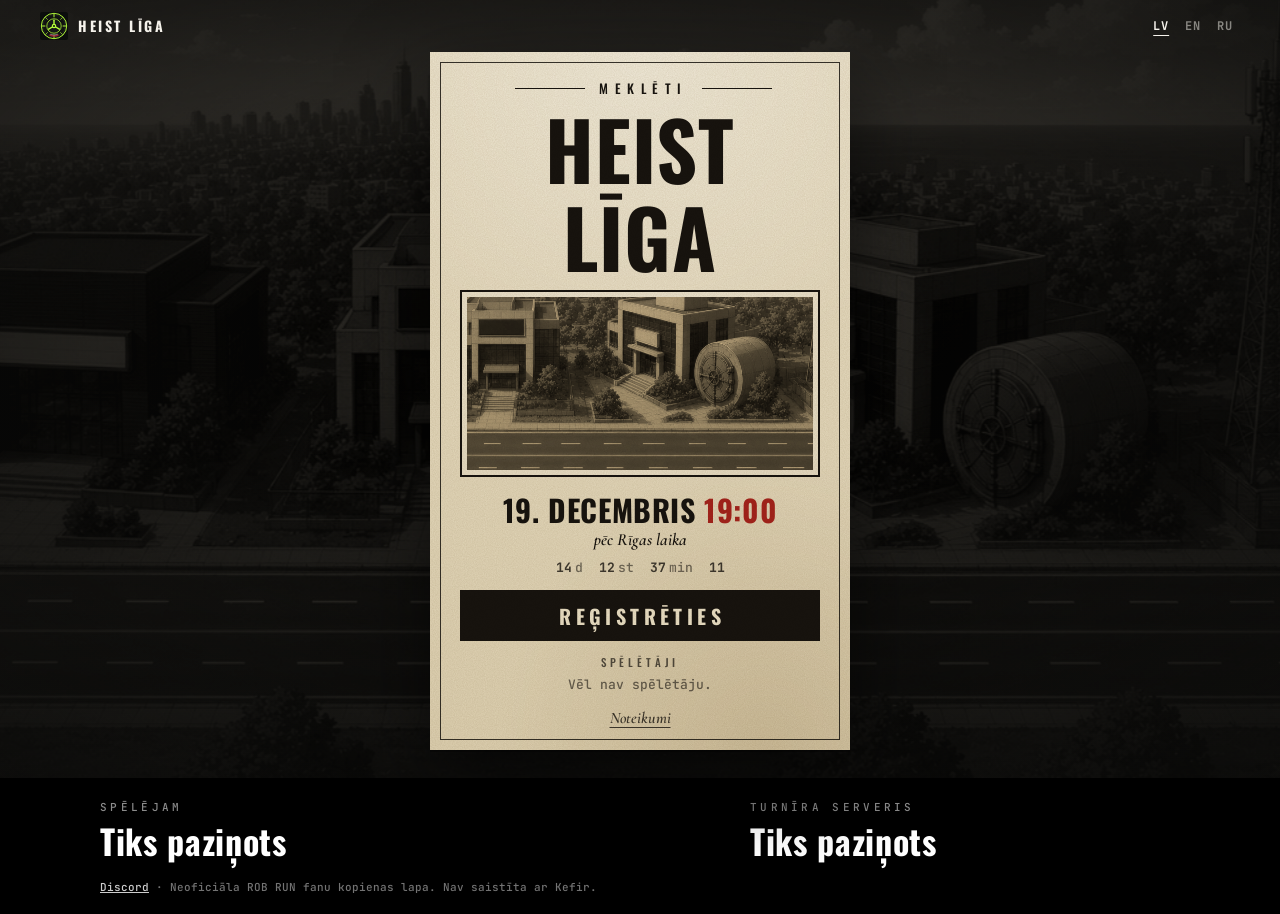
<file: index.html>
<!doctype html>
<html lang="lv">
<head>
<meta charset="utf-8">
<meta name="viewport" content="width=device-width, initial-scale=1, viewport-fit=cover">
<title data-i18n="tourney_doc_title">Heist Līga</title>
<link rel="canonical" href="https://robrun.flowathletiq.com/">
<meta name="description" content="Heist Līga ir neoficiāla ROB RUN fanu kopienas lapa Latvijā. Nav saistīta ar Kefir." data-i18n-content="meta_desc">
<meta name="theme-color" content="#0b0b0a">
<link rel="icon" href="logo/mark-vault.svg" type="image/svg+xml">
<link rel="preconnect" href="https://fonts.googleapis.com">
<link rel="preconnect" href="https://fonts.gstatic.com" crossorigin>
<link href="https://fonts.googleapis.com/css2?family=Cormorant+Garamond:ital,wght@1,600&family=Oswald:wght@500;700&family=JetBrains+Mono:wght@500;700&display=swap" rel="stylesheet">
<link rel="stylesheet" href="wanted.css">
</head>
<body class="wp">

<header class="wp-top">
  <a class="wp-home" href="./" aria-label="Heist Līga">
    <img src="logo/mark-vault.svg" width="28" height="28" alt="">
    <span>HEIST LĪGA</span>
  </a>
  <div class="hl-lang wp-lang" role="group" aria-label="Valoda" data-i18n-aria="language">
    <button type="button" data-lang="lv" lang="lv" aria-pressed="true" class="is-on">LV</button>
    <button type="button" data-lang="en" lang="en" aria-pressed="false">EN</button>
    <button type="button" data-lang="ru" lang="ru" aria-pressed="false">RU</button>
  </div>
</header>

<main class="wp-stage">
  <article class="wp-poster" aria-labelledby="wp-title">
    <p class="wp-kicker" data-i18n="w_kicker">Meklē</p>
    <h1 class="wp-title" id="wp-title">HEIST<br>LĪGA</h1>

    <figure class="wp-photo" aria-hidden="true">
      <picture>
        <source type="image/webp" srcset="assets/heist-town.webp">
        <img src="assets/heist-town.jpg" width="1280" height="720" alt="">
      </picture>
    </figure>

    <p class="wp-date"><span data-i18n="w_date">19. DECEMBRIS</span> <b>19:00</b></p>
    <p class="wp-tz" data-i18n="riga_time">pēc Rīgas laika</p>

    <div class="wp-count" id="hl-countdown" aria-live="off">
      <span><b id="hl-d">00</b><i data-i18n="w_d">d</i></span>
      <span><b id="hl-h">00</b><i data-i18n="w_h">h</i></span>
      <span><b id="hl-m">00</b><i data-i18n="w_m">min</i></span>
      <span class="wp-sec"><b id="hl-s">00</b></span>
    </div>

    <button type="button" class="wp-btn" id="wp-open-signup" data-i18n="w_register">Reģistrēties</button>
    <button type="button" class="wp-btn wp-btn-alt" id="wp-open-result" data-i18n="btn_submit_result" hidden>Iesniegt rezultātu</button>

    <div class="wp-roster">
      <p class="wp-roster-h" data-i18n="signup_list_title">Spēlētāji</p>
      <ul class="hl-signup-list" id="hl-signup-list"></ul>
    </div>

    <button type="button" class="wp-link" id="wp-open-rules" data-i18n="nav_rules">Noteikumi</button>
  </article>
</main>

<footer class="wp-foot">
  <div class="wp-servers">
    <div class="wp-srv">
      <p class="wp-srv-k" data-i18n="w_srv_now">Spēlējam</p>
      <p class="wp-srv-v" id="hl-now-server">…</p>
    </div>
    <div class="wp-srv">
      <p class="wp-srv-k" data-i18n="w_srv_tourney">Turnīra serveris</p>
      <p class="wp-srv-v" id="hl-tourney-server">…</p>
    </div>
  </div>
  <p class="wp-fine">
    <a class="hl-discord-join hl-discord-pending is-soon" href="#" aria-disabled="true">Discord</a>
    <span class="hl-discord-pending" aria-hidden="true"> · </span>
    <span data-i18n="fan_line">Neoficiāla ROB RUN fanu kopienas lapa. Nav saistīta ar Kefir.</span>
  </p>
</footer>

<!-- Reģistrācija -->
<dialog class="wp-modal" id="wp-signup" aria-labelledby="wp-signup-h">
  <form class="wp-form" id="hl-signup" autocomplete="off">
    <button type="button" class="wp-x" data-close aria-label="×">×</button>
    <h2 id="wp-signup-h" data-i18n="w_register">Reģistrēties</h2>
    <label><span data-i18n="label_player">Spēlētāja segvārds (spēlē)</span>
      <input name="nick" required maxlength="20" placeholder="Tieši tā, kā spēlē" data-i18n-placeholder="ph_signup_nick">
    </label>
    <label><span data-i18n="label_signup_auth">Tava spēles Authority</span>
      <input name="authority" type="number" inputmode="numeric" min="0" max="99999" step="1" required placeholder="piem., 12" data-i18n-placeholder="ph_signup_auth">
    </label>
    <p class="wp-hint" data-i18n="signup_auth_help">Tavs pašreizējais Authority spēlē, nevis turnīra punkti.</p>
    <fieldset class="wp-yn">
      <legend data-i18n="lenny_q">Vai esi atdevis Lenny parādu?</legend>
      <label><input type="radio" name="lenny" value="yes" required><span data-i18n="w_yes">Jā</span></label>
      <label><input type="radio" name="lenny" value="no" required><span data-i18n="w_no">Nē</span></label>
    </fieldset>
    <button class="wp-btn" type="submit" data-i18n="w_register">Reģistrēties</button>
  </form>
</dialog>

<!-- Rezultāts: poga redzama tikai pēc starta -->
<dialog class="wp-modal" id="wp-result" aria-labelledby="wp-result-h">
  <form class="wp-form" id="hl-submit" autocomplete="off">
    <button type="button" class="wp-x" data-close aria-label="×">×</button>
    <h2 id="wp-result-h" data-i18n="submit_title">Iesniegt rezultātu</h2>
    <label><span data-i18n="label_player">Spēlētāja segvārds (spēlē)</span>
      <input name="nick" required maxlength="20" placeholder="Tieši tā, kā spēlē un ierakstā" data-i18n-placeholder="ph_result_nick">
    </label>
    <label><span data-i18n="label_auth">Turnīra Authority</span>
      <input name="auth" type="number" inputmode="numeric" min="1" max="99999" required placeholder="piem., 12" data-i18n-placeholder="ph_auth">
    </label>
    <p class="wp-hint" data-i18n="auth_help">Punkti šajā turnīrā. Visi sāk no 0.</p>
    <label><span data-i18n="label_video">Video saite</span>
      <input name="video" type="url" required maxlength="200" placeholder="https://" data-i18n-placeholder="ph_result_url">
    </label>
    <button class="wp-btn" type="submit" data-i18n="btn_submit_result">Iesniegt rezultātu</button>
  </form>
</dialog>

<!-- Noteikumi -->
<dialog class="wp-modal wp-modal-rules" id="wp-rules" aria-labelledby="wp-rules-h">
  <div class="wp-form">
    <button type="button" class="wp-x" data-close aria-label="×">×</button>
    <h2 id="wp-rules-h" data-i18n="rules_title">Noteikumi</h2>
    <p class="wp-hint" data-i18n="tourney_auth_explain">Spēles Authority ir tavi gadi spēlē. Turnīra Authority šajā startā sākas no 0.</p>
    <ol class="wp-rules">
      <li data-i18n="rule_1"></li>
      <li class="hl-discord-pending" data-i18n="rule_2"></li>
      <li data-i18n="rule_3"></li>
      <li data-i18n="rule_4"></li>
      <li data-i18n="rule_5"></li>
      <li data-i18n="rule_6"></li>
      <li data-i18n="rule_7"></li>
      <li data-i18n="rule_8"></li>
      <li data-i18n="rule_10"></li>
      <li data-i18n="rule_11"></li>
    </ol>
  </div>
</dialog>

<div class="hl-toast" id="hl-toast" role="status"></div>

<script src="data.js"></script>
<script src="i18n.js"></script>
<script src="app.js"></script>
<script src="wanted.js"></script>
</body>
</html>
</file>
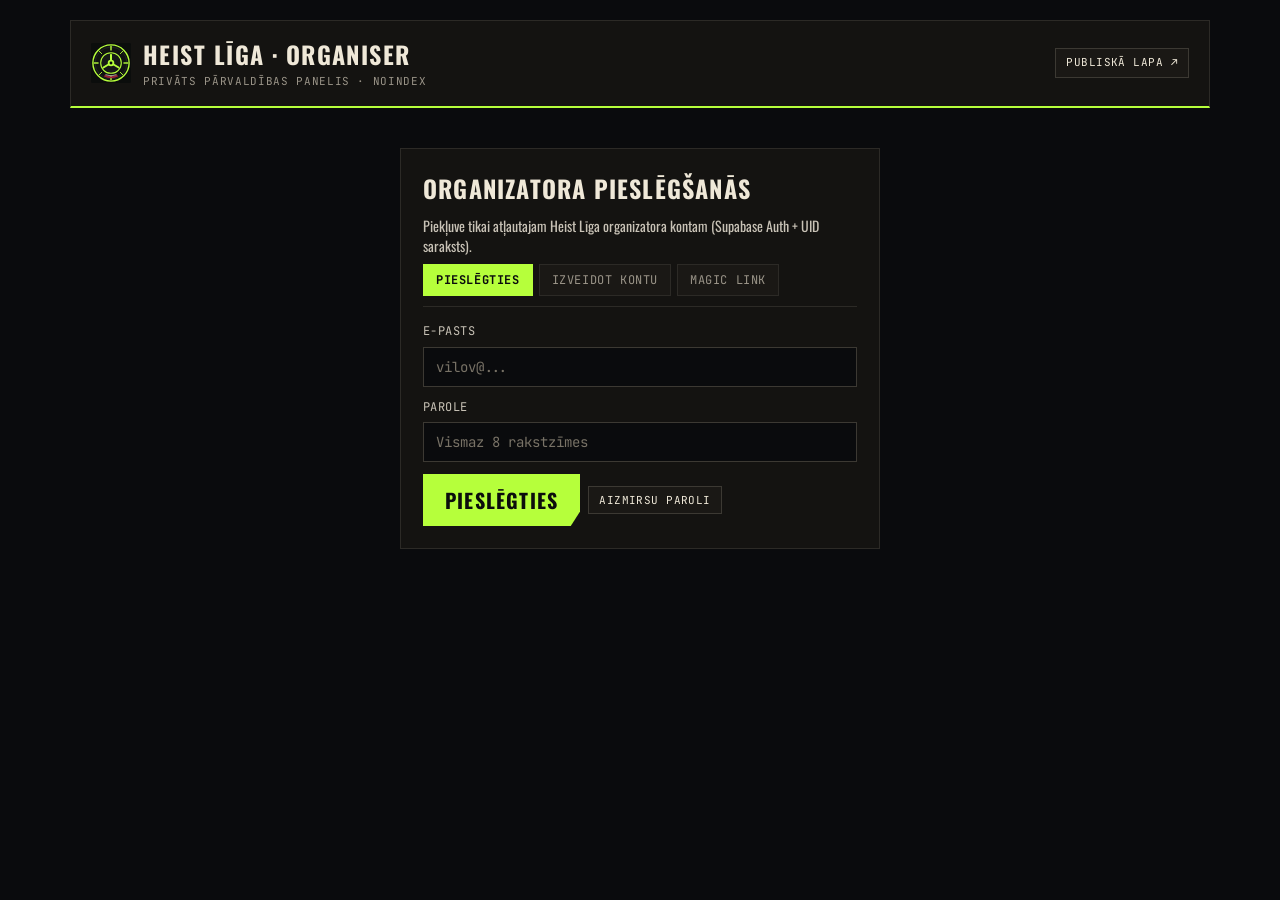
<file: admin.html>
<!doctype html>
<html lang="lv">
<head>
<meta charset="utf-8">
<meta name="viewport" content="width=device-width, initial-scale=1">
<title>Heist Līga — Organizatora panelis</title>
<meta name="robots" content="noindex, nofollow">
<link rel="icon" href="logo/mark-vault.svg" type="image/svg+xml">
<link rel="preconnect" href="https://fonts.googleapis.com">
<link rel="preconnect" href="https://fonts.gstatic.com" crossorigin>
<link href="https://fonts.googleapis.com/css2?family=Oswald:wght@400;500;600;700&family=JetBrains+Mono:wght@500;700&display=swap" rel="stylesheet">
<link rel="stylesheet" href="styles.css">
<link rel="stylesheet" href="admin.css">
</head>
<body class="hla-body">
<div class="hla-wrap">
  <header class="hla-head">
    <div class="hla-brand">
      <img src="logo/mark-vault.svg" width="40" height="40" alt="Heist Līga">
      <div>
        <h1>Heist Līga · Organiser</h1>
        <p>Privāts pārvaldības panelis · noindex</p>
      </div>
    </div>
    <div class="hla-head-actions">
      <span class="hla-user-pill" id="hla-user-pill" hidden></span>
      <a class="hla-mini" href="./" target="_blank" rel="noopener">Publiskā lapa ↗</a>
      <button type="button" class="hla-mini" id="hla-refresh-btn" hidden>Atjaunot</button>
      <button type="button" class="hla-mini is-del" id="hla-signout-btn" hidden>Iziet</button>
    </div>
  </header>

  <!-- 1. Auth view -->
  <section id="hla-auth-view" class="hla-auth-wrap" hidden>
    <div class="hla-card">
      <h2>Organizatora pieslēgšanās</h2>
      <p class="hla-hint">Piekļuve tikai atļautajam Heist Līga organizatora kontam (Supabase Auth + UID saraksts).</p>
      <div class="hla-tabs" role="tablist">
        <button type="button" class="hla-tab is-on" data-auth-mode="signin">Pieslēgties</button>
        <button type="button" class="hla-tab" data-auth-mode="signup">Izveidot kontu</button>
        <button type="button" class="hla-tab" data-auth-mode="magic">Magic Link</button>
      </div>
      <form class="hla-form" id="hla-auth-form">
        <label>E-pasts
          <input name="email" type="email" required autocomplete="email" placeholder="vilov@...">
        </label>
        <label id="hla-nick-wrap" hidden>Segvārds (jaunam kontam, 2–24 rakstzīmes)
          <input name="nick" maxlength="24" pattern="[A-Za-z0-9_. -]{2,24}" placeholder="piem., vilxv_hl">
        </label>
        <label id="hla-pass-wrap">Parole
          <input name="password" type="password" minlength="8" autocomplete="current-password" placeholder="Vismaz 8 rakstzīmes">
        </label>
        <label id="hla-age-wrap" hidden style="display:flex;align-items:center;gap:8px;text-transform:none;font-size:13px">
          <input name="age18" type="checkbox" style="width:auto"> Apstiprinu, ka esmu sasniedzis 18 gadu vecumu
        </label>
        <div class="hla-inline-actions">
          <button type="submit" class="hl-btn" id="hla-auth-submit">Pieslēgties</button>
          <button type="button" class="hla-mini" id="hla-forgot-btn">Aizmirsu paroli</button>
        </div>
      </form>
      <div class="hla-msg" id="hla-auth-msg" hidden></div>
    </div>
  </section>

  <!-- 2. Authenticated but not on hl.organisers allowlist -->
  <section id="hla-claim-view" class="hla-auth-wrap" hidden>
    <div class="hla-card">
      <h2>Nepieciešama organizatora atļauja</h2>
      <p class="hla-hint">Esi veiksmīgi pieslēdzies Supabase Auth, taču šis konts vēl nav pievienots vienīgā organizatora sarakstam (<code>hl.organisers</code>).</p>
      <p class="hla-hint">E-pasts: <b id="hla-claim-email"></b><br>Auth UID: <code id="hla-claim-uid"></code></p>
      <p class="hla-hint">Lai piešķirtu piekļuvi šim kontam, Supabase Dashboard → SQL Editor izpildi vienu rindu:</p>
      <pre class="hla-code" id="hla-claim-sql"></pre>
      <div class="hla-inline-actions">
        <button type="button" class="hl-btn" id="hla-recheck-btn">Pārbaudīt piekļuvi</button>
        <button type="button" class="hla-mini" id="hla-copy-sql-btn">Kopēt SQL</button>
      </div>
      <div class="hla-msg" id="hla-claim-msg" hidden></div>
    </div>
  </section>

  <!-- 3. Organiser dashboard -->
  <main id="hla-dash-view" hidden>
    <div class="hla-kpis" id="hla-kpis"></div>

    <div class="hla-sec-bar">
      <h2>Serveri &amp; Turnīra iestatījumi</h2>
    </div>
    <section class="hla-settings-grid">
      <form class="hla-setting-card hla-form" id="hla-f-current-server">
        <div>
          <h3>Kur spēlējam tagad</h3>
          <p class="hla-hint">Publiski redzams sadaļā «Kur spēlējam tagad» un Torņa kartītē.</p>
          <label>Pašreizējais serveris
            <input name="server" maxlength="40" required placeholder="piem., EU-West 14">
          </label>
        </div>
        <div class="hla-inline-actions">
          <button type="submit" class="hl-btn">Saglabāt serveri</button>
        </div>
      </form>

      <form class="hla-setting-card hla-form" id="hla-f-tourney-server">
        <div>
          <h3>Turnīra serveris</h3>
          <p class="hla-hint">Rādās Bank of Heist kartītē (piem., «Jauns ES serveris» vai konkrēts serveris).</p>
          <label>Turnīra serveris
            <input name="server" maxlength="40" required placeholder="Jauns ES serveris">
          </label>
        </div>
        <div class="hla-inline-actions">
          <button type="submit" class="hl-btn">Saglabāt turnīra serveri</button>
        </div>
      </form>

      <form class="hla-setting-card hla-form" id="hla-f-start">
        <div>
          <h3>Turnīra sākuma laiks (Rīga)</h3>
          <p class="hla-hint">Atjauno atskaiti, hero datumu un Bank of Heist kartīti.</p>
          <div class="hla-row2">
            <label>Datums un laiks (Europe/Riga)
              <input name="local_dt" type="datetime-local" required>
            </label>
            <label>Laika joslas nobīde
              <select name="tz">
                <option value="+02:00">+02:00 (ziemas laiks)</option>
                <option value="+03:00">+03:00 (vasaras laiks)</option>
              </select>
            </label>
          </div>
        </div>
        <div class="hla-inline-actions">
          <button type="submit" class="hl-btn">Saglabāt starta laiku</button>
        </div>
      </form>

      <form class="hla-setting-card hla-form" id="hla-f-prize">
        <div>
          <h3>Balvas teksts</h3>
          <p class="hla-hint">Atstāj tukšu, lai rādītu noklusēto «Summa tiks paziņota».</p>
          <label>Balva (līdz 80 rakstzīmēm)
            <input name="prize" maxlength="80" placeholder="piem., 50 € vai Summa tiks paziņota">
          </label>
          <label>Piezīme zem balvas (neobligāti, līdz 240 rakstzīmēm)
            <input name="note" maxlength="240" placeholder="Tukšs = noklusējuma piezīme">
          </label>
        </div>
        <div class="hla-inline-actions">
          <button type="submit" class="hl-btn">Saglabāt balvu</button>
        </div>
      </form>

      <form class="hla-setting-card hla-form" id="hla-f-cap">
        <div>
          <h3>Vietu limits</h3>
          <p class="hla-hint">Maksimālais dalībnieku skaits turnīrā (1–256).</p>
          <label>Max dalībnieki
            <input name="max" type="number" min="1" max="256" required>
          </label>
        </div>
        <div class="hla-inline-actions">
          <button type="submit" class="hl-btn">Saglabāt limitu</button>
        </div>
      </form>

      <form class="hla-setting-card hla-form" id="hla-f-ttl">
        <div>
          <h3>«Es spēlēju» TTL</h3>
          <p class="hla-hint">Stundas līdz statusam «Neaktīvs» (1–168) un dienas līdz dzēšanai (1–30).</p>
          <div class="hla-row2">
            <label>Aktīvs (stundas)
              <input name="active_hours" type="number" min="1" max="168" required>
            </label>
            <label>Dzēst pēc (dienas)
              <input name="expire_days" type="number" min="1" max="30" required>
            </label>
          </div>
        </div>
        <div class="hla-inline-actions">
          <button type="submit" class="hl-btn">Saglabāt TTL</button>
        </div>
      </form>
    </section>

    <!-- Clips moderation -->
    <div class="hla-sec-bar">
      <h2>Heist Klipi (moderācija)</h2>
      <div class="hla-tabs" id="hla-clip-tabs" style="margin:0;border:0;padding:0">
        <button type="button" class="hla-tab is-on" data-filter="pending">Gaida</button>
        <button type="button" class="hla-tab" data-filter="approved">Apstiprināti</button>
        <button type="button" class="hla-tab" data-filter="hidden">Paslēpti</button>
        <button type="button" class="hla-tab" data-filter="all">Visi</button>
      </div>
    </div>
    <div class="hla-table-wrap" id="hla-clips-wrap"></div>

    <!-- Results verification -->
    <div class="hla-sec-bar">
      <h2>Authority Rezultāti</h2>
      <div class="hla-tabs" id="hla-res-tabs" style="margin:0;border:0;padding:0">
        <button type="button" class="hla-tab is-on" data-filter="pending">Gaida pārbaudi</button>
        <button type="button" class="hla-tab" data-filter="verified">Pārbaudīti</button>
        <button type="button" class="hla-tab" data-filter="all">Visi</button>
      </div>
    </div>
    <div class="hla-table-wrap" id="hla-results-wrap"></div>

    <!-- Live presence players -->
    <div class="hla-sec-bar">
      <h2>Aktīvie spēlētāji («Kur spēlējam tagad»)</h2>
    </div>
    <div class="hla-table-wrap" id="hla-players-wrap"></div>

    <!-- Signups -->
    <div class="hla-sec-bar">
      <h2>Turnīra pieteikumi</h2>
      <button type="button" class="hla-mini" id="hla-export-signups">Eksportēt CSV</button>
    </div>
    <div class="hla-table-wrap" id="hla-signups-wrap"></div>
  </main>

  <div class="hl-toast" id="hl-toast" role="status"></div>
</div>
<script src="data.js"></script>
<script src="admin.js"></script>
</body>
</html>
</file>
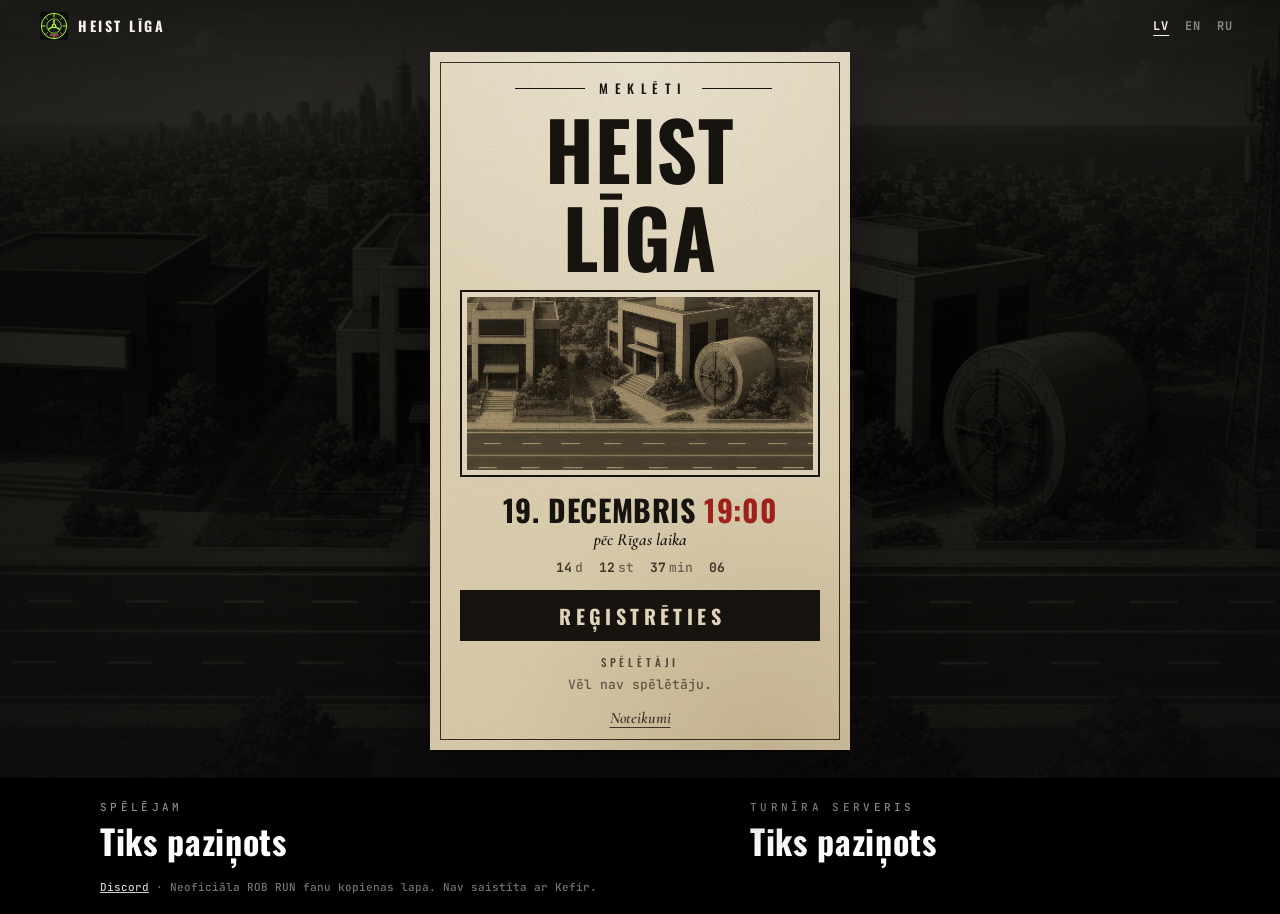
<file: turnirs.html>
<!doctype html>
<html lang="lv">
<head>
<meta charset="utf-8">
<title>Heist Līga</title>
<meta name="robots" content="noindex">
<link rel="canonical" href="https://robrun.flowathletiq.com/">
<meta http-equiv="refresh" content="0; url=./">
<script>location.replace("./" + location.search + location.hash);</script>
</head>
<body><p><a href="./">Heist Līga</a></p></body>
</html>
</file>
<file: wanted.css>
/* Heist Līga — "wanted poster" tournament page. Standalone; does not use styles.css. */
:root{
  --ink:#17130e; --paper:#e9dfc6; --paper-2:#ddd0b1; --night:#0b0b0a; --white:#f6f3ec;
  --red:#a4231b;
  --display:"Oswald","Arial Narrow",Arial,sans-serif;
  --mono:"JetBrains Mono",ui-monospace,Menlo,monospace;
  --serif:"Cormorant Garamond",Georgia,serif;
}
*{box-sizing:border-box}
[hidden]{display:none !important}
html,body{margin:0}
body.wp{
  min-height:100vh; display:flex; flex-direction:column;
  background:var(--night); color:var(--white);
  font:15px/1.5 var(--mono); -webkit-font-smoothing:antialiased;
}
/* Rob Run ciems kā tumša fona tekstūra */
body.wp::before{
  content:""; position:fixed; inset:0; z-index:-2;
  background:url("assets/heist-town.jpg") center 40%/cover no-repeat;
  filter:grayscale(1) sepia(.35) brightness(.32) contrast(1.1);
  transform:scale(1.04);
}
body.wp::after{
  content:""; position:fixed; inset:0; z-index:-1; pointer-events:none;
  background:radial-gradient(120% 90% at 50% 35%, rgba(11,11,10,.15) 0%, rgba(11,11,10,.85) 70%, #0b0b0a 100%);
}

/* Augša */
.wp-top{display:flex; align-items:center; justify-content:space-between; padding:18px clamp(16px,4vw,40px)}
.wp-home{display:flex; align-items:center; gap:10px; color:var(--white); text-decoration:none;
  font:700 14px/1 var(--display); letter-spacing:.18em}
.wp-home img{border-radius:2px}
.wp-lang{display:flex; gap:2px}
.wp-lang button{background:none; border:0; color:rgba(246,243,236,.5); font:700 12px/1 var(--mono);
  letter-spacing:.08em; padding:8px 7px; cursor:pointer}
.wp-lang button.is-on{color:var(--white); text-decoration:underline; text-underline-offset:5px}

/* Plakāts */
.wp-stage{flex:1; display:flex; justify-content:center; align-items:flex-start; padding:8px 16px 56px}
.wp-poster{
  position:relative; width:100%; max-width:440px; text-align:center; color:var(--ink);
  padding:30px 30px 26px;
  background:
    radial-gradient(130% 80% at 50% 0%, rgba(255,255,255,.35), transparent 60%),
    radial-gradient(90% 60% at 80% 100%, rgba(120,90,40,.18), transparent 70%),
    linear-gradient(var(--paper), var(--paper-2));
  box-shadow:0 30px 80px rgba(0,0,0,.6), 0 2px 0 rgba(0,0,0,.3);
}
.wp-poster::before{content:""; position:absolute; inset:10px; border:1.5px solid var(--ink); pointer-events:none; opacity:.85}
.wp-poster::after{ /* papīra grauds */
  content:""; position:absolute; inset:0; pointer-events:none; opacity:.22; mix-blend-mode:multiply;
  background-image:url("data:image/svg+xml,%3Csvg xmlns='http://www.w3.org/2000/svg' width='160' height='160'%3E%3Cfilter id='n'%3E%3CfeTurbulence type='fractalNoise' baseFrequency='.9' numOctaves='2' stitchTiles='stitch'/%3E%3CfeColorMatrix values='0 0 0 0 .3 0 0 0 0 .22 0 0 0 0 .1 0 0 0 .9 0'/%3E%3C/filter%3E%3Crect width='100%25' height='100%25' filter='url(%23n)'/%3E%3C/svg%3E");
}
.wp-kicker{margin:6px 0 0; display:flex; align-items:center; gap:14px; justify-content:center;
  font:500 13px/1 var(--display); letter-spacing:.5em; text-transform:uppercase; padding-left:.5em}
.wp-kicker::before,.wp-kicker::after{content:""; height:1.5px; background:var(--ink); flex:1; max-width:70px}
.wp-title{margin:10px 0 16px; font:700 clamp(72px,21vw,100px)/1.1 var(--display);
  letter-spacing:.01em; text-transform:uppercase; padding-top:.06em}
.wp-photo picture{display:block; overflow:hidden}
.wp-photo{margin:0 auto 20px; border:2px solid var(--ink); padding:5px; background:rgba(255,255,255,.15)}
.wp-photo img{display:block; width:100%; height:auto; aspect-ratio:16/9; object-fit:cover; object-position:50% 50%; transform:scale(1.9); transform-origin:71% 50%;
  filter:grayscale(1) sepia(.55) contrast(1.2) brightness(.92); mix-blend-mode:multiply}
.wp-date{margin:0; font:700 clamp(28px,8vw,36px)/1.15 var(--display); text-transform:uppercase; letter-spacing:.02em}
.wp-date b{color:var(--red)}
.wp-tz{margin:2px 0 0; font:600 italic 17px/1.3 var(--serif)}
.wp-count{display:flex; justify-content:center; gap:16px; margin:14px 0 22px; font:700 13px/1 var(--mono); opacity:.8}
.wp-count b{font-weight:700}
.wp-count i{font-style:normal; font-weight:500; margin-left:3px; opacity:.7}
.wp-count[data-live]{display:none}
.wp-count[data-live] + .wp-btn{margin-top:22px}
.wp-btn{
  display:block; width:100%; border:0; cursor:pointer;
  background:var(--ink); color:var(--paper);
  font:700 20px/1 var(--display); letter-spacing:.22em; text-transform:uppercase;
  padding:19px 16px 18px; padding-left:calc(16px + .22em);
  transition:transform .15s ease, background .15s ease;
}
.wp-btn:hover{background:var(--red)}
.wp-btn:active{transform:translateY(1px)}
.wp-btn:focus-visible,.wp-link:focus-visible,.wp-lang button:focus-visible{outline:2px solid var(--red); outline-offset:3px}
.wp-btn-alt{margin-top:10px; background:transparent; color:var(--ink); box-shadow:inset 0 0 0 2px var(--ink); font-size:16px}
.wp-btn-alt:hover{background:var(--ink); color:var(--paper)}
.wp-roster{margin:22px 0 0}
.wp-roster-h{margin:0 0 6px; font:500 11px/1 var(--display); letter-spacing:.35em; text-transform:uppercase; opacity:.7}
.hl-signup-list{list-style:none; margin:0; padding:0; font:500 13px/1.7 var(--mono)}
.hl-signup-list li{display:inline}
.hl-signup-list li + li::before{content:" · "; opacity:.5}
.hl-signup-empty{opacity:.6}
.wp-link{margin-top:18px; background:none; border:0; padding:4px; cursor:pointer; color:var(--ink);
  font:600 italic 16px/1 var(--serif); text-decoration:underline; text-underline-offset:4px; opacity:.8}
.wp-link:hover{opacity:1}

/* Apakša: serveri baltā uz melna */
.wp-foot{background:#000; color:#fff; padding:34px clamp(16px,5vw,64px) 26px}
.wp-servers{display:grid; grid-template-columns:1fr; gap:22px; max-width:1080px; margin:0 auto}
@media (min-width:720px){ .wp-servers{grid-template-columns:1.4fr 1fr; gap:48px} }
.wp-srv p{margin:0}
.wp-srv-k{font:500 11px/1 var(--mono); letter-spacing:.3em; text-transform:uppercase; color:rgba(255,255,255,.55)}
.wp-srv-v{margin-top:8px !important; font:700 clamp(24px,5vw,34px)/1.15 var(--display); letter-spacing:.02em; color:#fff; overflow-wrap:anywhere}
.wp-fine{max-width:1080px; margin:30px auto 0; font:500 11px/1.6 var(--mono); color:rgba(255,255,255,.45)}
.wp-fine a{color:rgba(255,255,255,.8)}
html:not(.hl-has-discord) .hl-discord-pending{display:none !important}

/* Modāļi */
.wp-modal{border:0; padding:0; width:min(420px, calc(100vw - 28px)); max-height:calc(100vh - 28px);
  background:var(--paper); color:var(--ink); box-shadow:0 30px 90px rgba(0,0,0,.7)}
.wp-modal::backdrop{background:rgba(5,5,4,.72); backdrop-filter:blur(3px)}
.wp-form{position:relative; padding:30px 26px 26px; margin:0}
.wp-form h2{margin:0 0 18px; font:700 30px/1.15 var(--display); text-transform:uppercase; letter-spacing:.04em}
.wp-form label{display:block; margin:0 0 14px}
.wp-form label span{display:block; margin-bottom:6px; font:500 12px/1.3 var(--display); letter-spacing:.14em; text-transform:uppercase}
.wp-form input{width:100%; border:0; border-bottom:2px solid var(--ink); background:rgba(255,255,255,.4);
  padding:12px 10px; font:500 17px/1.2 var(--mono); color:var(--ink); border-radius:0}
.wp-form input:focus{outline:none; background:rgba(255,255,255,.75)}
.wp-hint{margin:-4px 0 18px; font:500 12px/1.5 var(--mono); opacity:.7}
.wp-yn{border:0; margin:0 0 20px; padding:0; display:flex; flex-wrap:wrap; gap:10px}
.wp-yn legend{width:100%; padding:0; margin-bottom:8px; font:500 12px/1.3 var(--display); letter-spacing:.14em; text-transform:uppercase}
.wp-form .wp-yn label{flex:1; margin:0; position:relative; cursor:pointer}
.wp-yn input{position:absolute; opacity:0; width:1px; height:1px}
.wp-form .wp-yn label span{margin:0; padding:12px 10px; text-align:center; border:2px solid var(--ink);
  font:700 16px/1 var(--display); letter-spacing:.16em; background:rgba(255,255,255,.3)}
.wp-yn input:checked + span{background:var(--ink); color:var(--paper)}
.wp-yn input:focus-visible + span{outline:2px solid var(--red); outline-offset:2px}
.wp-x{position:absolute; top:8px; right:10px; background:none; border:0; font:400 28px/1 var(--display); color:var(--ink); cursor:pointer; padding:6px 8px}
.wp-rules{margin:0; padding-left:20px; font:500 13px/1.55 var(--mono)}
.wp-rules li{margin:0 0 8px}
.wp-modal-rules{width:min(560px, calc(100vw - 28px))}

/* Paziņojums */
.hl-toast{position:fixed; left:50%; bottom:22px; transform:translate(-50%,20px); opacity:0; pointer-events:none;
  background:var(--white); color:var(--ink); padding:12px 18px; font:500 13px/1.4 var(--mono);
  box-shadow:0 10px 40px rgba(0,0,0,.5); transition:.25s ease; z-index:50; max-width:calc(100vw - 32px)}
.hl-toast.show{opacity:1; transform:translate(-50%,0)}

@media (min-width:900px) and (max-height:1000px){
  .wp-top{padding-top:12px; padding-bottom:12px}
  .wp-stage{padding-top:0; padding-bottom:28px}
  .wp-poster{max-width:420px; padding-top:24px; padding-bottom:20px}
  .wp-title{font-size:80px; margin:4px 0 10px}
  .wp-photo img{aspect-ratio:2/1}
  .wp-date{font-size:30px}
  .wp-btn{padding-top:16px; padding-bottom:15px}
  .wp-foot{padding-top:24px; padding-bottom:18px}
  .wp-fine{margin-top:18px}
  .wp-photo{margin-bottom:16px}
  .wp-count{margin:10px 0 16px}
  .wp-roster{margin-top:16px}
  .wp-link{margin-top:10px}
}
@media (max-width:420px){
  .wp-poster{padding:26px 22px 22px}
  .wp-count{gap:12px}
}
@media (prefers-reduced-motion:reduce){ *{transition:none !important} }
</file>
<file: styles.css>
/* Heist Līga — neoficiāls ROB RUN fanu turnīrs. Original styles, no game art. */
:root{
  --bg:#0a0b0d; --panel:#141311; --panel2:#1a1815; --line:#2c2a26;
  --lime:#b6ff3b; --lime-d:#7fbf1a; --text:#efe8d8; --mute:#9a9488;
  --bone:#efe8d8; --bone-dim:#c8c2b6;
  --red:#c42b36; --carmine:#9d2235; --amber:#ffc23d; --sodium:#ffb04a;
  /* Oswald 700 replaces Anton: Anton’s Ī macron overhangs neighbouring letters, so Latvian all-caps looked misplaced. */
  --cond:"Oswald","Arial Narrow",sans-serif;
  --serif:"Cormorant Garamond","Palatino Linotype","Times New Roman",serif;
  --ui:"Oswald","Arial Narrow",sans-serif;
  --type:"Special Elite","Courier New",monospace;
  --mono:"JetBrains Mono",ui-monospace,monospace;
}
*{box-sizing:border-box}
html{scroll-behavior:smooth}
body{margin:0;background:var(--bg);color:var(--text);font-family:var(--ui);font-size:16px;line-height:1.45}
a{color:var(--lime)}
.hl-root{
  min-height:100vh;position:relative;overflow-x:hidden;
  background:radial-gradient(900px 400px at 0% 0%, rgba(255,176,74,.04), transparent 50%), #0a0b0d;
}
.hl-root::after{ /* film grain across the page, quieter below the hero */
  content:"";position:fixed;inset:0;pointer-events:none;z-index:0;opacity:.05;
  background-image:url("data:image/svg+xml;utf8,<svg xmlns='http://www.w3.org/2000/svg' width='160' height='160'><filter id='n'><feTurbulence type='fractalNoise' baseFrequency='.9' numOctaves='3'/></filter><rect width='100%' height='100%' filter='url(%23n)'/></svg>");
}
.hl-root > *{position:relative;z-index:1}

/* police / caution tape */
.hl-example{
  display:none;
  position:sticky;top:0;z-index:30;
  background:var(--amber);color:#111;
  font:700 12px/1.35 var(--mono);
  text-align:center;padding:10px 14px;letter-spacing:.03em;
  border-bottom:6px solid;
  border-image:repeating-linear-gradient(-45deg,#111 0 10px,var(--amber) 10px 20px) 6;
  box-shadow:0 2px 0 var(--carmine);
}
html.hl-local-preview .hl-example{display:block}

/* Night-city stage behind header + hero. No graph-paper grid. */
.hl-stage{position:relative;overflow:hidden;isolation:isolate;background:#08090c}
.hl-atm{position:absolute;inset:0;pointer-events:none;z-index:0}
.hl-atm-glow{
  position:absolute;inset:0;
  background:
    radial-gradient(ellipse 70% 80% at 8% 78%, rgba(255,168,46,.28) 0%, rgba(255,120,30,.08) 36%, transparent 68%),
    radial-gradient(ellipse 45% 55% at 100% 30%, rgba(40,90,220,.16) 0%, transparent 70%),
    radial-gradient(ellipse 40% 50% at 96% 88%, rgba(180,20,45,.14) 0%, transparent 70%),
    radial-gradient(ellipse 50% 40% at 50% 100%, rgba(180,200,210,.05), transparent 60%);
}
.hl-atm-rain{
  position:absolute;inset:0;opacity:.3;
  background-image:repeating-linear-gradient(98deg, transparent 0 17px, rgba(255,255,255,.045) 17px 18px);
  mask-image:linear-gradient(to bottom, transparent, #000 18%, #000 78%, transparent);
  -webkit-mask-image:linear-gradient(to bottom, transparent, #000 18%, #000 78%, transparent);
}
.hl-skyline{position:absolute;left:0;right:0;bottom:0;width:100%;height:150px;display:block;opacity:.9}
.hl-atm-fog{
  position:absolute;left:0;right:0;bottom:0;height:220px;
  background:linear-gradient(to top, rgba(16,16,20,.85) 0%, rgba(140,150,160,.08) 45%, transparent 100%);
}
.hl-atm-vignette{
  position:absolute;inset:0;
  background:radial-gradient(ellipse at 50% 42%, transparent 38%, rgba(0,0,0,.55) 100%);
  box-shadow:inset 0 0 120px 20px rgba(0,0,0,.45);
}
.hl-stage::after{
  content:"";position:absolute;inset:0;pointer-events:none;z-index:0;opacity:.12;
  background-image:url("data:image/svg+xml;utf8,<svg xmlns='http://www.w3.org/2000/svg' width='160' height='160'><filter id='n'><feTurbulence type='fractalNoise' baseFrequency='.85' numOctaves='3'/></filter><rect width='100%' height='100%' filter='url(%23n)'/></svg>");
}
.hl-stage > .hl-top, .hl-stage > .hl-hero{position:relative;z-index:1}

.hl-top{
  display:flex;align-items:center;justify-content:space-between;gap:16px;flex-wrap:wrap;
  max-width:1180px;margin:0 auto;padding:16px 20px 10px;
  border-bottom:1px solid rgba(239,232,216,.1);
}
.hl-brand{display:flex;align-items:center;gap:12px;text-decoration:none;color:inherit;min-width:0}
.hl-brand-mark{width:52px;height:52px;flex-shrink:0;display:block}
.hl-brand-txt{font:700 28px/1.2 var(--cond);letter-spacing:.04em;color:var(--text);display:flex;flex-direction:column;align-items:stretch;gap:4px}
.hl-brand-txt b{font-weight:700;color:var(--lime)}
.hl-brand-txt .hl-word{display:block;white-space:nowrap}
.hl-flag{display:block;height:6px;width:100%;background:linear-gradient(to bottom,var(--carmine) 0 40%,#fff 40% 60%,var(--carmine) 60% 100%)}
.hl-tagline{display:block;margin-top:3px;font:400 11px/1.25 var(--ui);letter-spacing:.03em;color:var(--bone-dim);font-weight:400;text-transform:none;white-space:nowrap}
.hl-nav{display:flex;gap:2px;flex-wrap:wrap}
.hl-nav a{
  color:var(--mute);text-decoration:none;text-transform:uppercase;font-weight:600;
  font-size:14px;letter-spacing:.06em;padding:8px 10px;border:1px solid transparent;
}
.hl-nav a:hover{color:var(--lime);border-color:var(--line)}

.hl-hero{
  max-width:1180px;margin:0 auto;padding:48px 20px 88px;
  display:grid;grid-template-columns:1.15fr .95fr;gap:36px;align-items:end;
}
.hl-fan-line{
  margin:0 0 16px;padding:8px 10px 8px 12px;
  border-left:3px solid var(--lime);
  font:500 13px/1.45 var(--ui);color:var(--bone-dim);
  letter-spacing:.02em;max-width:none;
}
.hl-foot .hl-fan-line{margin:0 0 12px;max-width:40em;color:var(--bone-dim)}
.hl-kicker{font:500 12px/1 var(--ui);color:var(--bone-dim);text-transform:uppercase;letter-spacing:.18em;margin:0 0 14px}
.hl-title{display:flex;flex-direction:column;align-items:flex-start;margin:0 0 22px}
.hl-title-mark{display:block;width:42px;height:18px;color:var(--bone);margin:0 0 10px;opacity:.9}
.hl-title-mark svg{display:block;width:100%;height:100%}
.hl-title-over{
  display:block;
  font:italic 600 clamp(28px, 3.6vw, 40px)/1 var(--serif);
  letter-spacing:.12em;color:var(--bone);
  text-transform:none;margin:0 0 4px;
}
.hl-title-main{
  display:block;
  font:500 clamp(52px, 8vw, 88px)/.86 var(--ui);
  letter-spacing:.05em;text-transform:uppercase;color:var(--bone);
  text-shadow:0 8px 28px rgba(0,0,0,.45);
}
.hl-title-main::after{
  content:"";display:block;width:4.6rem;height:2px;margin-top:12px;
  background:var(--lime);
  box-shadow:0 0 10px rgba(182,255,59,.45);
}
.hl-subline{
  font:400 18px/1.55 var(--ui);font-weight:400;color:var(--bone-dim);
  letter-spacing:.01em;text-transform:none;
  max-width:34em;margin:0 0 14px;
}
.hl-lead{color:#9a9488;font:400 16px/1.5 var(--ui);max-width:34em;margin:0 0 26px}
.hl-hero-cta{display:flex;gap:12px;flex-wrap:wrap}

.hl-btn{
  display:inline-block;background:var(--lime);color:#0b0d0c!important;border:0;text-decoration:none;cursor:pointer;
  font:700 20px/1.2 var(--cond);letter-spacing:.06em;text-transform:uppercase;padding:14px 22px;
  clip-path:polygon(0 0,100% 0,100% 72%,94% 100%,0 100%);transition:transform .12s, background .12s;
}
.hl-btn:hover{background:#d0ff7a;transform:translateY(-1px)}
.hl-btn-ghost{background:transparent;color:var(--lime)!important;box-shadow:inset 0 0 0 2px var(--lime)}
.hl-btn-ghost:hover{background:rgba(182,255,59,.1)}

.hl-hero-side{display:grid;gap:14px}
.hl-count-card,.hl-prize{
  padding:20px 20px 18px;position:relative;
  background:linear-gradient(180deg, rgba(255,255,255,.05), rgba(255,255,255,.015)), rgba(8,9,12,.55);
  backdrop-filter:blur(14px);-webkit-backdrop-filter:blur(14px);
  border:1px solid rgba(255,194,61,.22);
  box-shadow:inset 0 1px 0 rgba(182,255,59,.12), 0 18px 40px rgba(0,0,0,.35);
}
.hl-card{background:var(--panel);border:1px solid var(--line);padding:20px 20px 18px;position:relative}
.hl-count-date{font:700 26px/1.2 var(--cond);margin:0 0 4px;text-transform:uppercase}
.hl-count-tz{margin:0 0 16px;color:var(--mute);font:500 12px var(--mono)}
.hl-count-tz em{color:var(--amber);font-style:normal}
.hl-count{display:grid;grid-template-columns:repeat(4,1fr);gap:8px}
.hl-count-box{
  background:rgba(6,7,10,.7);border:1px solid rgba(255,194,61,.2);text-align:center;padding:12px 4px 10px;
  box-shadow:inset 0 1px 0 rgba(182,255,59,.1);
  position:relative;
}
.hl-count-box::before{
  content:"";position:absolute;left:12%;right:12%;top:0;height:1px;background:var(--amber);
}
.hl-count-box b{
  display:block;font:500 34px/1 var(--ui);color:var(--bone);
  text-shadow:0 0 18px rgba(255,176,74,.25);
  font-variant-numeric:tabular-nums;
}
.hl-count-box span{display:block;margin-top:4px;font:600 10px/1 var(--mono);color:var(--mute);text-transform:uppercase;letter-spacing:.08em}

.hl-prize{overflow:hidden}
.hl-stamp{
  font:400 13px/1.25 var(--type);color:var(--lime);border:2px solid var(--lime);
  padding:6px 10px;transform:rotate(-3deg);display:inline-block;letter-spacing:.06em;
}
.hl-stamp-amber{color:var(--amber);border-color:var(--amber)}
.hl-prize .hl-stamp{position:absolute;right:14px;top:14px}
.hl-prize h2{font:700 22px/1.2 var(--cond);text-transform:uppercase;margin:0 0 8px}
.hl-prize-amt{font:500 28px/1 var(--ui);color:var(--bone);margin:0 0 10px;text-transform:uppercase;letter-spacing:.04em}

.hl-sec{max-width:1180px;margin:0 auto;padding:34px 20px}
.hl-sec-head{
  display:flex;justify-content:space-between;align-items:center;gap:14px;flex-wrap:wrap;
  margin-bottom:18px;border-bottom:2px solid var(--line);padding-bottom:12px;
}
.hl-sec h2{font:700 clamp(28px,4vw,40px)/1.2 var(--cond);text-transform:uppercase;margin:0;letter-spacing:.02em}
.hl-num{font:700 14px/1 var(--mono);color:var(--lime);border:1px solid var(--lime);padding:4px 6px;vertical-align:middle;margin-right:8px;position:relative;top:-6px}
.hl-small{color:var(--mute);font-size:13px;margin:10px 0 0}
.hl-tourney-meta{color:var(--mute);font:500 13px var(--mono);margin:0 0 12px}
.hl-tourney-meta b{color:var(--text)}

.hl-steps{list-style:none;margin:0;padding:0;display:grid;grid-template-columns:repeat(4,1fr);gap:12px}
.hl-steps li{background:var(--panel);border:1px solid var(--line);padding:18px 16px 16px;position:relative}
.hl-steps li:first-child{border-color:rgba(182,255,59,.45)}
.hl-step-n{font:700 28px/1.2 var(--cond);color:var(--lime);display:block;margin-bottom:8px}
.hl-steps h3{font:700 22px/1.2 var(--cond);text-transform:uppercase;margin:0 0 8px}
.hl-steps p{margin:0;color:#c6cdc4;font-size:15px}

.hl-rules{list-style:none;margin:0;padding:0;counter-reset:rule;display:grid;gap:8px}
.hl-rules li{
  counter-increment:rule;background:var(--panel);border:1px solid var(--line);
  padding:14px 16px 14px 64px;position:relative;color:#c6cdc4;
}
.hl-rules li::before{
  content:counter(rule, decimal-leading-zero);
  position:absolute;left:14px;top:14px;
  font:700 22px/1.2 var(--cond);color:var(--lime);
}

.hl-forms{display:grid;grid-template-columns:1.15fr .85fr;gap:16px;align-items:start}
.hl-form{display:flex;flex-direction:column;gap:12px}
.hl-form h3,.hl-signup-side h3,.hl-card h3{font:700 24px/1.2 var(--cond);text-transform:uppercase;margin:0 0 4px;letter-spacing:.02em}
.hl-form label{display:flex;flex-direction:column;gap:6px;font:600 12px/1.35 var(--mono);text-transform:uppercase;letter-spacing:.08em;color:var(--mute)}
.hl-opt{text-transform:none;letter-spacing:0;font-weight:500;color:#6f776f}
.hl-root input{
  background:#0e110f;color:var(--text);border:1px solid var(--line);
  font:500 15px/1.2 var(--ui);padding:11px 12px;width:100%;outline:none;border-radius:0;
}
.hl-root input:focus{border-color:var(--lime);box-shadow:0 0 0 2px rgba(182,255,59,.15)}
.hl-form .hl-btn{align-self:flex-start;margin-top:4px}
.hl-signed{margin:4px 0 0;font:500 13px var(--mono);color:var(--mute)}
.hl-signed b{color:var(--lime)}
.hl-signup-side ul{margin:12px 0 0;padding-left:18px;color:#c6cdc4}
.hl-signup-side li{margin-bottom:8px}

.hl-table-wrap{overflow-x:auto;border:1px solid var(--line);background:var(--panel)}
.hl-table{width:100%;border-collapse:collapse;min-width:720px}
.hl-table th{
  font:600 11px/1 var(--mono);text-transform:uppercase;letter-spacing:.12em;color:var(--mute);
  text-align:left;padding:12px 14px;background:#0f1210;border-bottom:1px solid var(--line);
}
.hl-table td{padding:12px 14px;border-bottom:1px solid #1f2521;vertical-align:middle}
.hl-table tr:hover td{background:#171c19}
.hl-table .r{text-align:right}
.hl-rank{font:700 24px/1.2 var(--cond);color:var(--mute);width:48px}
tr.top1 .hl-rank{color:var(--lime)}
tr.top2 .hl-rank,tr.top3 .hl-rank{color:#d9dfd6}
tr.top1{box-shadow:inset 3px 0 0 var(--lime)}
tr.fresh td{background:rgba(182,255,59,.05)}
.hl-nick{font-weight:600;font-size:17px}
.hl-auth{font:700 28px/1.2 var(--cond);color:var(--lime);letter-spacing:.02em;white-space:nowrap}
.hl-auth small{font-size:.55em;color:var(--lime-d);margin-left:1px}
.c-when{font:500 13px var(--mono);color:#c6cdc4;white-space:nowrap}
.hl-vid{font:700 12px var(--mono);text-transform:uppercase;letter-spacing:.06em;text-decoration:none;border-bottom:1px solid var(--lime)}

.hl-badge{
  display:inline-block;font:400 12px/1.25 var(--type);letter-spacing:.08em;text-transform:uppercase;
  padding:6px 8px;border:2px solid;transform:rotate(-4deg);
}
.hl-badge.ok{color:var(--lime);border-color:var(--lime);background:rgba(182,255,59,.06)}
.hl-badge.wait{color:var(--amber);border-color:var(--amber);background:rgba(255,194,61,.06);transform:rotate(3deg)}

.hl-winners{display:grid;grid-template-columns:repeat(3,1fr);gap:14px}
.hl-case{background:var(--panel);border:1px solid var(--line);position:relative;overflow:hidden}
.hl-case-tab{
  background:#0f1210;border-bottom:1px solid var(--line);
  font:700 11px/1 var(--mono);letter-spacing:.14em;color:var(--mute);
  padding:8px 12px;text-transform:uppercase;
}
.hl-case-body{display:grid;grid-template-columns:88px 1fr;gap:14px;padding:14px}
.hl-mugshot{border:1px solid var(--line);background:#161a17;position:relative;height:112px;overflow:hidden}
.hl-mugshot svg{width:100%;height:100%;display:block}
.hl-mug-label{position:absolute;left:0;right:0;bottom:4px;text-align:center;font:600 8px var(--mono);color:var(--mute);letter-spacing:.08em}
.hl-case-info h3{font:700 24px/1.2 var(--cond);margin:2px 0 6px;text-transform:uppercase}
.hl-case-date{margin:0;font:500 11px var(--mono);color:var(--mute);text-transform:uppercase;letter-spacing:.08em}
.hl-case-info .hl-auth{display:block;margin:0 0 6px}
.hl-case-info .hl-small{margin:0 0 10px}

.hl-foot{
  max-width:1180px;margin:20px auto 0;padding:26px 20px 48px;
  border-top:2px solid var(--line);color:#c6cdc4;
}
.hl-foot p{margin:0 0 8px;max-width:820px}
.hl-foot p:last-child,.hl-fa{color:var(--mute);font-size:13px}
.hl-fa{margin-top:10px!important}

.hl-toast{
  position:fixed;left:50%;bottom:24px;transform:translateX(-50%) translateY(30px);
  opacity:0;background:var(--lime);color:#0b0d0c;font:600 15px var(--ui);
  padding:12px 18px;transition:.25s;z-index:40;box-shadow:4px 4px 0 #000;max-width:min(92vw,480px);
  pointer-events:none;
}
.hl-toast.show{opacity:1;transform:translateX(-50%) translateY(0)}

@media (max-width:980px){
  .hl-hero,.hl-forms{grid-template-columns:1fr;gap:24px}
  .hl-steps{grid-template-columns:1fr 1fr}
  .hl-winners{grid-template-columns:1fr}
}
@media (max-width:640px){
  .hl-root{font-size:15px}
  .hl-hero,.hl-sec,.hl-foot{padding-left:14px;padding-right:14px}
  .hl-hero{padding-top:20px;padding-bottom:40px}
  .hl-title-mark{width:34px;height:14px;margin-bottom:8px}
  .hl-title-over{font-size:26px;letter-spacing:.1em}
  .hl-title-main{font-size:52px}
  .hl-title-main::after{width:3.4rem;margin-top:10px}
  .hl-subline{font-size:16px}
  .hl-lead{font-size:15px}
  .hl-skyline{height:110px}
  .hl-count-box b{font-size:28px}
  .hl-count-date{font-size:22px}
  .hl-steps{grid-template-columns:1fr}
  .hl-rules li{padding-left:56px}
  .hl-table{min-width:0;display:block;width:100%}
  .hl-table thead{display:none}
  .hl-table tbody{display:block;width:100%}
  .hl-table-wrap{border:0;background:transparent}
  .hl-table tr{
    display:grid;grid-template-columns:40px 1fr auto;
    grid-template-areas:"rank nick auth" "rank when auth" "vid vid st";
    gap:2px 10px;
    background:var(--panel);border:1px solid var(--line);margin-bottom:8px;padding:10px 12px;
    width:100%;
  }
  .hl-table tr.top1{border-color:var(--lime)}
  .hl-table td{display:block;padding:0;border:0;width:auto}
  .hl-table td.hl-rank{grid-area:rank;align-self:center}
  .hl-table td.c-nick{grid-area:nick}
  .hl-table td.c-auth{grid-area:auth;align-self:center;text-align:right}
  .hl-table td.c-when{grid-area:when;font-size:12px}
  .hl-table td.c-vid{grid-area:vid;margin-top:8px}
  .hl-table td.c-st{grid-area:st;justify-self:end;align-self:end;margin-top:8px}
  .hl-table tr:hover td{background:transparent}
  .hl-table tr.hl-empty-row{display:block;text-align:center}
  .hl-table tr.hl-empty-row td{display:block;width:100%;text-align:center;padding:28px 16px;grid-area:auto}
  .hl-case-body{grid-template-columns:72px 1fr}
  .hl-mugshot{height:96px}
}

/* Subtle "by FlowAthletiq" mark — eye glow copied from the FlowAthletiq header logo (9s fade). */
.hl-by{display:flex;align-items:center;gap:14px;flex-wrap:wrap;margin-top:16px}
.hl-fa-brand{display:inline-flex;align-items:center;gap:10px;text-decoration:none;color:var(--mute);opacity:.88}
.hl-fa-brand:hover{opacity:1;color:var(--bone-dim)}
.hl-fa-by{font:500 12px/1 var(--ui);letter-spacing:.08em;text-transform:uppercase}
.hl-fa-mark{position:relative;display:block;line-height:0}
.hl-fa-logo{display:block;height:36px;width:auto}
.logo-eye{position:absolute;left:90.43%;top:21.84%;width:7%;aspect-ratio:1;transform:translate(-50%,-50%);pointer-events:none}
.logo-eye i{position:absolute;left:50%;top:50%;transform:translate(-50%,-50%);border-radius:50%}
.logo-eye .glow{width:100%;height:100%;mix-blend-mode:screen;opacity:.9;
  background:radial-gradient(circle, rgba(255,236,226,.95) 0 7%, rgba(255,45,30,.95) 16%, rgba(255,0,0,.4) 38%, rgba(255,0,0,0) 68%);
  animation:logo-eye-glow 9s ease-in-out infinite}
.logo-eye .lid{left:52%;top:52%;width:62%;height:36%;background:#07070a;transform:translate(-50%,-50%) rotate(-24deg);opacity:0;animation:logo-eye-lid 9s ease-in-out infinite}
@keyframes logo-eye-glow{0%,20%{opacity:.9}60%,75%{opacity:0}88%,100%{opacity:.9}}
@keyframes logo-eye-lid{0%,30%{opacity:0}60%,75%{opacity:1}85%,100%{opacity:0}}
@media (prefers-reduced-motion:reduce){
  .logo-eye .glow,.logo-eye .lid{animation:none}
  .logo-eye .glow{opacity:.9}
  .logo-eye .lid{opacity:0}
}

/* Seats, Discord placeholder, live presence, evidence-board rules */
.hl-seats{
  margin:0 0 14px;font:500 15px/1.3 var(--ui);color:var(--bone);
  letter-spacing:.02em;
}
.hl-seats span{color:var(--mute);font-weight:400;font-size:13px}
.hl-seats b{color:var(--lime);font-weight:600}
.hl-seats.is-full b{color:var(--amber)}
.hl-btn:disabled,.hl-btn.is-disabled{
  opacity:.55;cursor:not-allowed;pointer-events:none;filter:grayscale(.15);
}

.hl-discord{
  display:flex;flex-wrap:wrap;align-items:center;gap:10px 14px;
  margin-top:16px;
}
.hl-foot .hl-discord{margin:16px 0 4px}
.hl-btn.is-soon{
  opacity:.7;cursor:not-allowed;pointer-events:none;
  box-shadow:inset 0 0 0 2px var(--mute);color:var(--bone-dim)!important;
}
.hl-soon{
  font:500 13px/1.35 var(--ui);color:var(--amber);
  letter-spacing:.02em;max-width:28em;
}

.hl-live{position:relative}
.hl-live-grid{display:grid;grid-template-columns:1fr 1fr;gap:16px;align-items:stretch}
.hl-now-name{font:700 32px/1.2 var(--cond);letter-spacing:.04em;text-transform:uppercase;margin:8px 0 10px;color:var(--bone)}
.hl-live-list-title{font:700 22px/1.2 var(--cond);text-transform:uppercase;letter-spacing:.04em;margin:22px 0 10px}
.hl-play-tools{display:flex;gap:10px;flex-wrap:wrap;margin-top:12px}
.hl-play-tools[hidden]{display:none!important}
.hl-play-list{list-style:none;margin:0;padding:0;display:grid;gap:8px}
.hl-play-card{
  display:flex;justify-content:space-between;gap:12px;align-items:center;flex-wrap:wrap;
  padding:12px 14px;border:1px solid var(--line);background:var(--panel);
}
.hl-play-card.is-inactive{
  opacity:.62;filter:grayscale(.5);
  background:rgba(20,20,22,.55);color:var(--mute);
}
.hl-play-main{display:flex;flex-wrap:wrap;gap:8px 12px;align-items:baseline}
.hl-play-card .hl-nick{font:700 20px/1.2 var(--cond);letter-spacing:.03em;text-transform:uppercase;color:var(--bone)}
.hl-play-card.is-inactive .hl-nick{color:var(--mute)}
.hl-play-srv{font:500 13px/1 var(--ui);color:var(--bone-dim)}
.hl-play-meta{display:flex;gap:8px;align-items:center;font:700 12px/1 var(--mono);color:var(--mute)}
.hl-you{font:700 11px/1 var(--mono);text-transform:uppercase;color:var(--lime);border:1px solid var(--lime);padding:2px 5px}
.hl-play-empty{color:var(--mute);padding:12px 0;list-style:none}
.hl-play-msg{margin:10px 0 0;font:500 14px/1.35 var(--ui);color:var(--amber)}
.hl-play-msg.is-ok{color:var(--lime)}
.hl-badge.wait{color:var(--amber);border:1px solid var(--amber);padding:2px 6px;text-transform:uppercase;letter-spacing:.06em;font:700 11px/1 var(--mono)}

/* Evidence-board rules */
#noteikumi .hl-rules{
  padding:16px 16px 12px;
  background:
    radial-gradient(circle at 8% 0%, rgba(157,34,53,.16), transparent 42%),
    linear-gradient(180deg, rgba(18,16,14,.92), rgba(12,11,10,.96));
  border:1px solid rgba(239,232,216,.12);
  box-shadow:inset 0 0 0 1px rgba(0,0,0,.4);
}
.hl-rules li{
  background:rgba(18,16,14,.7);
  box-shadow:0 1px 0 rgba(157,34,53,.35);
}

@media (max-width:800px){
  .hl-live-grid{grid-template-columns:1fr}
  .hl-hero{grid-template-columns:1fr;padding-top:28px}
  .hl-seats{font-size:14px}
}
@media (prefers-reduced-motion:reduce){
  .hl-play-card,.hl-btn{transition:none}
}
.hl-mute{color:var(--mute);font:500 13px/1 var(--ui)}

.hl-ico{width:36px;height:36px;color:var(--lime);display:block;margin:0 0 10px;opacity:.9}
.hl-ico-head{width:28px;height:28px;margin:0 0 0 8px;display:inline-block;vertical-align:middle;opacity:.75}
.hl-sec-head .hl-ico-head{position:relative;top:-2px}
.hl-street{pointer-events:none}

#noteikumi .hl-rules li{position:relative}
#noteikumi .hl-rules li::after{
  content:"";position:absolute;left:10px;top:10px;width:8px;height:8px;border-radius:50%;
  background:radial-gradient(circle at 30% 30%, #f2d0d4, var(--carmine));
  box-shadow:0 1px 0 #4a1018;
}
.hl-dossier{position:relative}
.hl-dossier::before{
  content:"LIETA · AUTHORITY";position:absolute;top:-10px;right:14px;z-index:1;
  font:400 11px/1.25 var(--type);letter-spacing:.12em;color:var(--carmine);
  background:var(--bg);padding:0 8px;border:1px solid rgba(157,34,53,.45);
}

@media (prefers-reduced-motion:reduce){
  .hl-atm-rain{opacity:.18}
}
@media (max-width:800px){
  .hl-ico{width:30px;height:30px}
  .hl-steps{grid-template-columns:1fr 1fr}
  .hl-dossier::before{right:8px;font-size:10px}
}

/* —— Heist town (desert dusk, comic) —— */
.hl-top{
  background:#140e0c;
  border-bottom:1px solid rgba(240,193,74,.22);
  max-width:none;
  padding:10px 20px 8px;
  display:flex;flex-direction:column;align-items:stretch;gap:8px;
}
.hl-top-bar{
  display:flex;align-items:center;gap:16px 24px;flex-wrap:wrap;
}
.hl-fa-lockup{
  display:flex;align-items:center;gap:10px;text-decoration:none;color:inherit;flex:0 0 auto;
}
.lg-mark{position:relative;display:block;line-height:0}
.lg-mark img{height:54px;width:auto;display:block;filter:drop-shadow(0 2px 8px rgba(0,0,0,.6))}
.lg-glint{position:absolute;left:91.2%;top:0;margin-top:10.15%;width:7.6%;aspect-ratio:1;transform:translate(-50%,-50%);pointer-events:none}
.lg-glint i{position:absolute;left:50%;top:50%;transform:translate(-50%,-50%);border-radius:50%}
.lg-glint .lg-g{width:100%;height:100%;mix-blend-mode:screen;opacity:.9;
  background:radial-gradient(circle,rgba(255,236,226,.95) 0 7%,rgba(255,45,30,.95) 16%,rgba(255,0,0,.4) 38%,rgba(255,0,0,0) 68%);
  animation:lg-glow 9s ease-in-out infinite}
.lg-glint .lg-l{left:52%;top:52%;width:62%;height:36%;background:#07070a;transform:translate(-50%,-50%) rotate(-24deg);opacity:0;animation:lg-lid 9s ease-in-out infinite}
@keyframes lg-glow{0%,20%{opacity:.9}60%,75%{opacity:0}88%,100%{opacity:.9}}
@keyframes lg-lid{0%,30%{opacity:0}60%,75%{opacity:1}85%,100%{opacity:0}}
.hl-fa-hub{font:500 12px/1.3 var(--ui);letter-spacing:.03em;color:var(--bone-dim);max-width:16em}
.hl-top .hl-brand{margin-right:auto}
.hl-lang{display:flex;margin-left:auto;border:1px solid rgba(240,193,74,.28);border-radius:8px;overflow:hidden;background:rgba(10,8,6,.6);flex-shrink:0}
.hl-lang button{background:none;border:0;padding:7px 10px;font:700 12px/1 var(--ui);letter-spacing:.08em;color:var(--mute);cursor:pointer}
.hl-lang button:hover{color:var(--bone)}
.hl-lang button.is-on,.hl-lang button[aria-pressed="true"]{background:#c9a056;color:#1a120c}
.hl-lang button:focus-visible{outline:2px solid #f0c14a;outline-offset:-2px}
.hl-town{background:#08090c;padding:0;display:flex;flex-direction:column}
.hl-town-stage{
  position:relative;overflow:visible;
  background:#08090c;
  border-top:1px solid rgba(240,193,74,.2);
  border-bottom:0;
}
.hl-town-art{position:relative}
.hl-town-art::after{
  content:"";position:absolute;left:0;right:0;bottom:0;height:clamp(42px, 5.5vw, 76px);
  background:linear-gradient(to bottom, transparent 0%, rgba(8,9,12,.58) 62%, #08090c 100%);
  pointer-events:none;z-index:3;
}
.hl-town-art img{display:block;width:100%;height:auto}
.hl-town-signs{position:absolute;inset:0;pointer-events:none;z-index:2}
.hl-sign{
  position:absolute;display:flex;align-items:center;justify-content:center;
  font-family:Oswald,"Arial Narrow",sans-serif;font-weight:600;text-transform:uppercase;
  letter-spacing:.14em;line-height:1;text-align:center;white-space:nowrap;
  color:#1c1610;
}
.hl-sign-pd{
  left:21.7%;top:35.55%;width:9.7%;height:4.7%;
  font-size:clamp(8px,.8vw,13px);letter-spacing:.1em;font-weight:600;
  color:#f3ead2;
  text-shadow:0 1px 1px rgba(0,0,0,.65);
  white-space:nowrap;line-height:1;
}
.hl-sign-cine{
  left:71.3%;top:67.15%;width:11.4%;height:3.4%;
  font-size:clamp(8px,.85vw,14px);letter-spacing:.1em;font-weight:700;
  color:#161410;
  text-shadow:0 1px 0 rgba(255,255,255,.28);
  transform:rotate(6deg);
  transform-origin:center center;
}
.hl-beacon,.hl-beacon-glow{
  position:absolute;z-index:3;pointer-events:none;border-radius:50%;
  transform:translate(-50%,-50%);
}
.hl-beacon{
  left:88.42%;top:1.75%;width:.7%;aspect-ratio:1;background:#ff2a22;
  box-shadow:0 0 8px 2px rgba(255,40,30,.8),0 0 18px 6px rgba(255,30,20,.35);
  animation:hl-blink 3s ease-in-out infinite;
}
.hl-beacon-glow{
  left:88.42%;top:1.75%;width:4.4%;aspect-ratio:1;
  background:radial-gradient(circle,rgba(255,60,40,.62) 0 10%,rgba(255,30,20,.32) 28%,rgba(255,20,10,.12) 52%,transparent 74%);
  animation:hl-blink-glow 3s ease-in-out infinite;
}

.hl-town-spots{position:absolute;inset:0;z-index:4}
.hl-spot{
  position:absolute;background:transparent;border:0;cursor:pointer;padding:0;
  border-radius:2px;
}
.hl-spot:focus{outline:none}
.hl-spot:focus-visible{outline:none}
.hl-spot[data-spot="tower"]{left:84%;top:0;width:15%;height:60%;z-index:2}
.hl-spot[data-spot="pd"]{left:30.5%;top:22%;width:18.5%;height:36.5%;z-index:1}
.hl-spot[data-spot="bank"]{left:54.5%;top:22%;width:27%;height:37%;z-index:1}
.hl-spot[data-spot="cine"]{left:4%;top:24%;width:24.5%;height:35%;z-index:1}
.hl-spot::after{
  content:"";position:absolute;inset:10%;border-radius:42% / 38%;
  pointer-events:none;opacity:0;
  box-shadow:
    0 0 0 1px rgba(232,196,120,.38),
    0 0 22px 6px rgba(196,132,48,.2),
    inset 0 0 28px rgba(255,186,90,.08);
  transition:opacity .22s ease;
}
.hl-spot[data-spot="tower"]::after{inset:0 6% 4% 4%;border-radius:14% / 8%}
.hl-spot[data-spot="pd"]::after{inset:4% 4% 8% 12%;border-radius:8% / 10%}
.hl-spot[data-spot="bank"]::after{inset:4% 4% 8% 6%;border-radius:8% / 10%}
.hl-spot[data-spot="cine"]::after{inset:4% 4% 8% 6%;border-radius:6% / 8%}
@media (hover:hover) and (min-width:801px){
  .hl-spot:hover::after,
  .hl-spot.is-on::after{opacity:1}
  .hl-spot:focus-visible::after{
    opacity:1;
    box-shadow:
      0 0 0 2px #f0c14a,
      0 0 0 4px rgba(16,10,8,.85),
      0 0 26px 8px rgba(196,132,48,.28),
      inset 0 0 28px rgba(255,186,90,.1);
  }
}
.hl-spot-dot{
  display:none;position:absolute;left:50%;top:42%;
  width:9px;height:9px;border-radius:50%;
  background:#c9a056;
  box-shadow:0 0 0 1.5px rgba(16,10,8,.55),0 0 8px 2px rgba(201,160,86,.5);
  transform:translate(-50%,-50%);
  pointer-events:none;
}
.hl-spot[data-spot="pd"] .hl-spot-dot{left:72%;top:37%}
.hl-spot[data-spot="bank"] .hl-spot-dot{left:35%;top:40%}
.hl-spot[data-spot="tower"] .hl-spot-dot{left:36%;top:46%}
.hl-spot[data-spot="cine"] .hl-spot-dot{left:36%;top:38%}

.hl-comic-card{
  position:absolute;z-index:6;width:min(340px, calc(100% - 24px));
  background:#f3e6c8;color:#1a120c;
  border:3px solid #1a120c;
  box-shadow:7px 7px 0 #1a120c;
  padding:14px 16px 16px;
}
.hl-comic-card::after{
  content:"";position:absolute;inset:5px;border:1px solid rgba(26,18,12,.28);pointer-events:none;
}
.hl-card-close{
  position:absolute;top:10px;right:10px;z-index:2;
  width:28px;height:28px;display:flex;align-items:center;justify-content:center;
  background:transparent;border:1px solid rgba(26,18,12,.25);border-radius:4px;
  color:#1a120c;font:700 20px/1 var(--ui);cursor:pointer;padding:0;
}
.hl-card-close:hover{background:rgba(26,18,12,.1)}
.hl-card-close:focus-visible{outline:2px solid #1a120c;outline-offset:1px}
.hl-comic-card .hl-card-kicker{
  font:600 10px/1 var(--mono);letter-spacing:.14em;text-transform:uppercase;
  color:#7a5340;margin:0 0 5px;padding-right:34px;
}
.hl-comic-card h3{font:600 17px/1.28 var(--ui);text-transform:none;letter-spacing:0;margin:0 0 10px;color:#1a120c;padding-right:26px}
.hl-comic-card p{margin:0 0 8px;font:500 15px/1.4 var(--ui);color:#2a1c14}
.hl-comic-card .hl-card-meta{font:500 14px/1.45 var(--ui);margin:0 0 4px}
.hl-comic-card .hl-card-meta b{font-weight:600}
.hl-comic-card .hl-card-actions{display:flex;flex-wrap:wrap;gap:8px;margin-top:12px}
.hl-comic-card .hl-btn{background:#1a120c;color:#f3e6c8!important;box-shadow:none}
.hl-comic-card .hl-btn:hover{background:#3a2418}
.hl-comic-card .hl-btn-ghost{background:transparent;color:#1a120c!important;box-shadow:inset 0 0 0 2px #1a120c}
.hl-hint-mob{display:none}
.hl-town-hint{max-width:1180px;width:100%;margin:0 auto;padding:8px 20px 10px;color:var(--bone-dim);font:500 13px/1.4 var(--ui);letter-spacing:.01em}

@keyframes hl-blink{0%,100%{opacity:1}50%{opacity:.15}}
@keyframes hl-blink-glow{0%,100%{opacity:.9}50%{opacity:.08}}
.hl-sign-flicker{animation:hl-flicker 5s steps(2,end) infinite}
@keyframes hl-flicker{0%,86%,100%{opacity:1}88%{opacity:.35}90%{opacity:1}92%{opacity:.5}}
.hl-cop-r{animation:hl-cop 1.6s steps(1,end) infinite}
.hl-cop-b{animation:hl-cop 1.6s steps(1,end) infinite .8s}
@keyframes hl-cop{0%,49%{opacity:1}50%,100%{opacity:.2}}
.hl-bulbs circle{animation:hl-bulb 1.4s linear infinite}
.hl-bulbs circle:nth-child(odd){animation-delay:.7s}
@keyframes hl-bulb{0%,100%{opacity:1}50%{opacity:.35}}

.hl-clip-grid{display:grid;grid-template-columns:repeat(auto-fill,minmax(240px,1fr));gap:14px;margin-top:8px}
.hl-clip-card{background:var(--panel);border:1px solid var(--line);overflow:hidden;display:flex;flex-direction:column}
.hl-clip-poster{
  position:relative;aspect-ratio:16/9;background:#1a1410;border:0;padding:0;cursor:pointer;display:block;width:100%;
}
.hl-clip-poster img{width:100%;height:100%;object-fit:cover;display:block}
.hl-clip-poster .hl-play{
  position:absolute;left:50%;top:50%;transform:translate(-50%,-50%);
  width:52px;height:52px;border-radius:50%;border:3px solid #1a120c;
  background:#f0c14a;color:#1a120c;font:700 18px/52px var(--cond);text-align:center;
  box-shadow:3px 3px 0 #1a120c;
}
.hl-clip-ph{width:100%;height:100%;display:flex;align-items:center;justify-content:center;
  font:700 28px/1.2 var(--cond);letter-spacing:.08em;text-transform:uppercase;color:#f0c14a;background:
    repeating-linear-gradient(45deg, #1a1410 0 10px, #241c16 10px 20px);
}
.hl-clip-card iframe{width:100%;aspect-ratio:16/9;border:0;display:block;background:#000}
.hl-clip-body{padding:10px 12px 12px}
.hl-clip-body h3{font:700 18px/1.2 var(--cond);text-transform:uppercase;margin:0 0 4px;letter-spacing:.02em}
.hl-clip-body p{margin:0;color:var(--mute);font:500 13px/1.3 var(--ui)}
.hl-clip-host{display:inline-block;margin-top:6px;font:700 10px/1 var(--mono);letter-spacing:.08em;text-transform:uppercase;color:var(--amber);border:1px solid var(--amber);padding:2px 6px}
.hl-clip-pending{margin:16px 0;padding:12px 14px;border:2px dashed var(--amber);color:var(--bone)}
.hl-clips-lead{max-width:46em;margin:0 0 16px}

@media (hover:none), (max-width:800px){
  .hl-town-signs,.hl-spot-dot{display:none}
  .hl-hint-desk{display:none}
  .hl-hint-mob{display:inline}
  .hl-spot.is-on::after{opacity:.88}
  .hl-town-stage{overflow:visible}
  .hl-town-art img{width:100%;height:auto;aspect-ratio:auto;object-fit:unset}
  .hl-beacon,.hl-beacon-glow{left:18.33%;top:11.44%}
  .hl-beacon{width:1.6%}
  .hl-beacon-glow{width:8.5%}
  .hl-spot[data-spot="bank"]{left:57.5%;top:26.5%;width:37.5%;height:15.5%}
  .hl-spot[data-spot="pd"]{left:3%;top:45%;width:36%;height:15.5%}
  .hl-spot[data-spot="cine"]{left:65%;top:63%;width:33.5%;height:14.5%}
  .hl-spot[data-spot="tower"]{left:8.5%;top:10.5%;width:22.5%;height:27.5%}
  .hl-spot[data-spot="bank"]::after{inset:3% 3% 6% 6%;border-radius:8% / 10%}
  .hl-spot[data-spot="pd"]::after{inset:4% 6% 6% 4%;border-radius:8% / 10%}
  .hl-spot[data-spot="cine"]::after{inset:3% 3% 6% 6%;border-radius:6% / 8%}
  .hl-spot[data-spot="tower"]::after{inset:0 6% 4% 4%;border-radius:10% / 8%}
}
@keyframes hl-dot-pulse{
  0%,100%{opacity:.72;transform:translate(-50%,-50%) scale(1);
    box-shadow:0 0 0 1.5px rgba(16,10,8,.55),0 0 7px 1px rgba(201,160,86,.4)}
  50%{opacity:1;transform:translate(-50%,-50%) scale(1.12);
    box-shadow:0 0 0 2px rgba(16,10,8,.4),0 0 12px 3px rgba(201,160,86,.65)}
}
@media (max-width:800px){
  html.hl-local-preview .hl-example{
    position:relative;top:auto;
    font-size:10.5px;line-height:1.3;padding:6px 10px;letter-spacing:.01em;
    border-bottom-width:4px;
  }
  .hl-top{padding:8px 12px 6px;gap:6px;width:100%;max-width:100%;min-width:0}
  .hl-top-bar{flex-wrap:nowrap;gap:8px;justify-content:space-between;width:100%;min-width:0}
  .hl-brand{order:1;margin-right:0;gap:8px}
  .hl-brand-mark{width:36px;height:36px}
  .hl-brand-txt{font-size:20px;gap:2px}
  .hl-flag{height:3px}
  .hl-tagline{font-size:9.5px;margin-top:1px;white-space:nowrap;max-width:none}
  .hl-fa-lockup{order:2;margin-left:auto;gap:0}
  .lg-mark img{height:30px}
  .hl-fa-hub{display:none}
  .hl-lang{order:3;margin-left:0}
  .hl-lang button{padding:6px 7px;font-size:11px}
  .hl-nav{
    width:100%;min-width:0;max-width:100%;
    flex-wrap:nowrap;overflow-x:auto;scrollbar-width:none;-webkit-overflow-scrolling:touch;
    gap:2px;padding:2px 0;
    -webkit-mask-image:linear-gradient(90deg,#000 90%,transparent 100%);
    mask-image:linear-gradient(90deg,#000 90%,transparent 100%);
  }
  .hl-nav::-webkit-scrollbar{display:none}
  .hl-nav a{white-space:nowrap;flex:0 0 auto;padding:5px 9px;font-size:12.5px;letter-spacing:.05em}
  .hl-town-hint{
    order:-1;max-width:none;margin:0;
    padding:7px 14px;font-size:12px;line-height:1.35;text-align:center;
    color:var(--bone);background:#10151e;
    border-bottom:1px solid rgba(240,193,74,.18);
  }
  .hl-town-stage{border-top:0}
  .hl-town-art::after{height:76px}
  .hl-comic-card{
    position:fixed !important;
    left:12px !important;right:12px !important;
    top:auto !important;bottom:max(12px, env(safe-area-inset-bottom)) !important;
    width:auto;max-width:none;margin:0;
    max-height:min(58dvh, calc(100dvh - 24px));
    overflow:auto;
    z-index:40;
    box-shadow:5px 5px 0 #1a120c, 0 12px 32px rgba(0,0,0,.65);
  }
  .hl-sec{padding-top:26px;padding-bottom:26px}
}
@media (prefers-reduced-motion:reduce){
  .hl-beacon,.hl-beacon-glow,.hl-spot-dot{animation:none}
  .hl-beacon{opacity:1}
  .hl-beacon-glow{opacity:.75}
  .hl-spot-dot{opacity:.9}
  .hl-spot::after{transition:none}
}

.hl-roster .hl-roster-lead{margin:16px 0 8px;max-width:36em}
.hl-roster .hl-form{margin-top:4px}
.hl-roster .hl-discord{margin-top:16px}
.hl-signup-list{list-style:none;margin:8px 0 0;padding:0;border:1px solid var(--line);background:rgba(0,0,0,.18)}
.hl-signup-list li{margin:0;padding:10px 14px;border-bottom:1px solid var(--line);background:transparent;font:600 15px/1.35 var(--ui);color:var(--bone);letter-spacing:.01em}
.hl-signup-list li:last-child{border-bottom:0}
.hl-signup-list .hl-signup-empty{border:0;background:transparent;font-weight:500;color:var(--mute);padding:16px 14px}

/* Discord rule + join links stay hidden until HL.discordInvite is set. */
html:not(.hl-has-discord) .hl-discord-pending{display:none !important}
html:not(.hl-has-discord) .hl-rules li.hl-discord-pending{counter-increment:none}
.hl-empty,.hl-empty-row td{color:var(--mute);font:500 15px/1.45 var(--ui);text-align:center;padding:28px 16px}
.hl-empty-row td{border:0}
#hl-now-server.is-tba{color:var(--mute);font-style:italic}

/* Minimal live server + tournament registration page */
.hl-live .hl-now-name{margin:4px 0 0}
.hl-tourney-facts{display:flex;flex-direction:column;gap:10px;margin:0 0 16px;max-width:40em}
.hl-tourney-facts p{margin:0}
.hl-page-turnirs .hl-roster{max-width:40em}
</file>
<file: admin.css>
[hidden]{display:none !important}
.hla-body{min-height:100vh;background:var(--bg);color:var(--text);font-family:var(--ui)}
.hla-wrap{max-width:1180px;margin:0 auto;padding:20px 20px 72px}
.hla-head{display:flex;flex-wrap:wrap;align-items:center;justify-content:space-between;gap:14px;padding:16px 20px;background:var(--panel);border:1px solid var(--line);border-bottom:2px solid var(--lime);margin-bottom:22px}
.hla-brand{display:flex;align-items:center;gap:12px}
.hla-brand img{width:40px;height:40px}
.hla-brand h1{font-family:var(--ui);font-size:24px;letter-spacing:.06em;text-transform:uppercase;margin:0;color:var(--text)}
.hla-brand p{margin:2px 0 0;font-family:var(--mono);font-size:11px;color:var(--mute);letter-spacing:.06em;text-transform:uppercase}
.hla-head-actions{display:flex;flex-wrap:wrap;align-items:center;gap:10px}
.hla-user-pill{font-family:var(--mono);font-size:12px;color:var(--lime);border:1px solid var(--line);background:var(--panel2);padding:6px 10px}

.hla-auth-wrap{max-width:480px;margin:40px auto}
.hla-card{background:var(--panel);border:1px solid var(--line);padding:22px;margin-bottom:20px}
.hla-card h2,.hla-card h3{font-family:var(--ui);text-transform:uppercase;letter-spacing:.05em;margin:0 0 10px;color:var(--text)}
.hla-tabs{display:flex;gap:6px;flex-wrap:wrap;margin-bottom:16px;border-bottom:1px solid var(--line);padding-bottom:10px}
.hla-tab{background:var(--panel2);color:var(--mute);border:1px solid var(--line);padding:7px 12px;font-family:var(--mono);font-size:12px;cursor:pointer;text-transform:uppercase;letter-spacing:.05em}
.hla-tab:hover{color:var(--text);border-color:var(--mute)}
.hla-tab.is-on{background:var(--lime);color:#0a0b0d;border-color:var(--lime);font-weight:700}

.hla-form{display:grid;gap:12px}
.hla-form label{display:grid;gap:6px;font-family:var(--mono);font-size:12px;color:var(--bone-dim);text-transform:uppercase;letter-spacing:.04em}
.hla-form input,.hla-form textarea,.hla-form select{width:100%;box-sizing:border-box;background:var(--bg);color:var(--text);border:1px solid #3c3933;padding:10px 12px;font-family:var(--mono);font-size:14px}
.hla-form input::placeholder{color:#787266}
.hla-form input:focus,.hla-form textarea:focus,.hla-form select:focus{outline:none;border-color:var(--lime)}
.hla-row2{display:grid;grid-template-columns:1fr 1fr;gap:12px}
@media (max-width:720px){.hla-row2{grid-template-columns:1fr}}

.hla-msg{padding:10px 12px;font-size:13px;font-family:var(--mono);border:1px solid var(--line);background:var(--panel2);color:var(--text);margin-top:10px}
.hla-msg.is-ok{border-color:var(--lime);color:var(--lime)}
.hla-msg.is-err{border-color:#ff6b6b;color:#ff9e9e}

.hla-code{background:var(--bg);border:1px solid #3c3933;padding:12px;font-family:var(--mono);font-size:12px;color:var(--lime);overflow-x:auto;white-space:pre-wrap;word-break:break-all;margin:10px 0}

.hla-kpis{display:grid;grid-template-columns:repeat(4,1fr);gap:12px;margin-bottom:20px}
@media (max-width:860px){.hla-kpis{grid-template-columns:repeat(2,1fr)}}
.hla-kpi{background:var(--panel);border:1px solid var(--line);padding:14px 16px}
.hla-kpi-k{font-family:var(--mono);font-size:11px;text-transform:uppercase;letter-spacing:.06em;color:var(--mute);margin:0 0 6px}
.hla-kpi-v{font-family:var(--ui);font-size:32px;line-height:1;margin:0;color:var(--text)}
.hla-kpi.is-alert{border-color:var(--amber)}
.hla-kpi.is-alert .hla-kpi-v{color:var(--amber)}

.hla-settings-grid{display:grid;grid-template-columns:repeat(2,1fr);gap:16px;margin-bottom:24px}
@media (max-width:860px){.hla-settings-grid{grid-template-columns:1fr}}
.hla-setting-card{background:var(--panel);border:1px solid var(--line);padding:18px;display:flex;flex-direction:column;justify-content:space-between;gap:12px}
.hla-setting-card h3{font-family:var(--ui);font-size:19px;text-transform:uppercase;letter-spacing:.05em;margin:0 0 4px;color:var(--text)}
.hla-hint{font-size:14px;color:var(--bone-dim);margin:0 0 8px}

.hla-sec-bar{display:flex;flex-wrap:wrap;align-items:center;justify-content:space-between;gap:12px;margin:28px 0 12px;padding-bottom:8px;border-bottom:1px solid var(--line)}
.hla-sec-bar h2{font-family:var(--ui);font-size:22px;text-transform:uppercase;letter-spacing:.06em;margin:0;color:var(--text)}

.hla-table-wrap{overflow-x:auto;background:var(--panel);border:1px solid var(--line)}
.hla-table{width:100%;border-collapse:collapse;font-size:14px;font-family:var(--mono)}
.hla-table th,.hla-table td{padding:10px 12px;border-bottom:1px solid var(--line);text-align:left;vertical-align:middle;color:var(--text)}
.hla-table th{font-size:11px;text-transform:uppercase;letter-spacing:.06em;color:var(--mute);background:var(--panel2);white-space:nowrap}
.hla-table tr:last-child td{border-bottom:none}
.hla-table td.r,.hla-table th.r{text-align:right}
.hla-actions{display:flex;flex-wrap:wrap;gap:6px}
.hla-mini{padding:6px 10px;font-family:var(--mono);font-size:11px;text-transform:uppercase;letter-spacing:.04em;border:1px solid #3c3933;background:var(--panel2);color:var(--text);cursor:pointer;white-space:nowrap;text-decoration:none}
.hla-mini:hover{border-color:var(--lime);color:var(--lime)}
.hla-mini.is-ok{border-color:var(--lime);background:rgba(182,255,59,.14);color:var(--lime)}
.hla-mini.is-warn{border-color:var(--amber);color:var(--amber)}
.hla-mini.is-del{border-color:#ff6b6b;color:#ff9e9e}
.hla-mini.is-del:hover{background:rgba(255,90,90,.16);color:#ffd0d0}

.hla-badge{display:inline-block;padding:2px 7px;font-family:var(--mono);font-size:11px;text-transform:uppercase;letter-spacing:.04em;border:1px solid #3c3933}
.hla-badge.ok{border-color:var(--lime);color:var(--lime)}
.hla-badge.wait{border-color:var(--amber);color:var(--amber)}
.hla-badge.hide{border-color:#777;color:#aaa}
.hla-empty{padding:20px;text-align:center;color:var(--mute);font-family:var(--mono);font-size:13px}
.hla-link{color:var(--lime);text-decoration:underline;word-break:break-all}
.hla-inline-actions{display:flex;flex-wrap:wrap;gap:8px;align-items:center}
</file>
